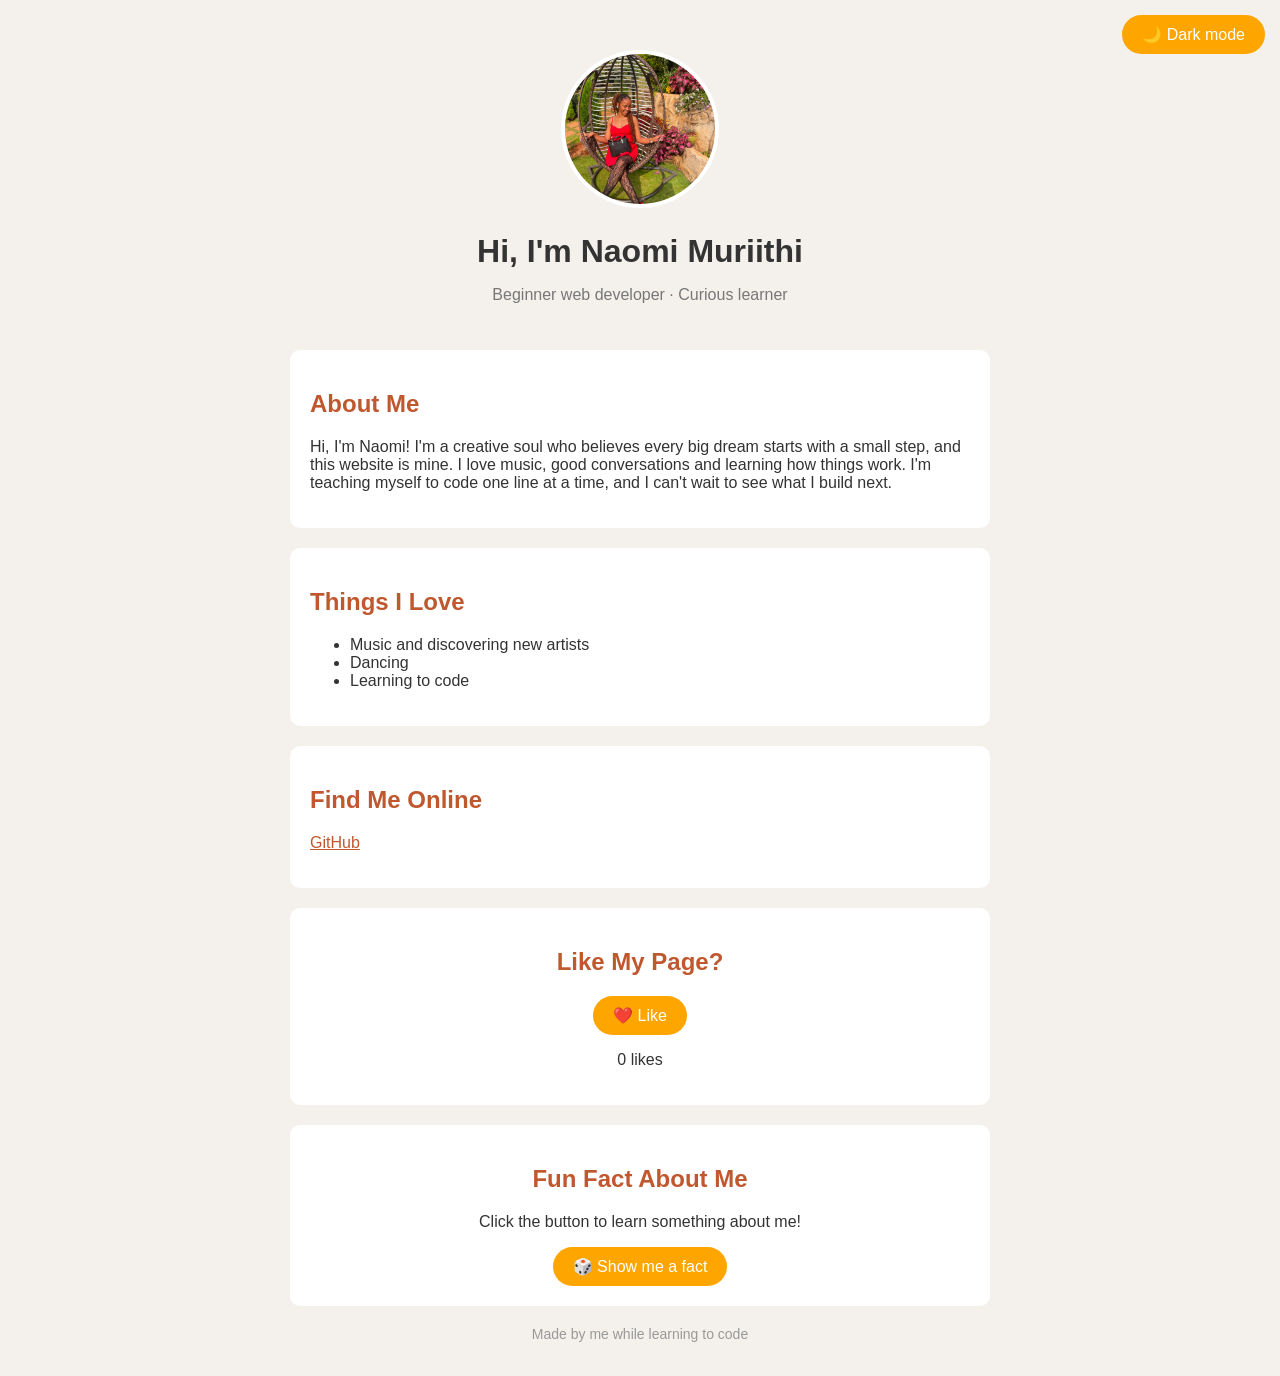
<file: index.html>
<!DOCTYPE html>
<html lang="en">

<head>
  <!-- The head holds info ABOUT the page (not shown on screen) -->
  <meta charset="UTF-8">
  <meta name="viewport" content="width=device-width, initial-scale=1.0">
  <title>Naomi Muriithi</title>
  <link rel="stylesheet" href="style.css">
</head>

<body>

  <button id="theme-btn">🌙 Dark mode</button>

  <header>
    <img src="me.jpg" alt="A photo of me" width="150" height="150">
    <h1>Hi, I'm Naomi Muriithi</h1>
    <p class="tagline">Beginner web developer · Curious learner</p>
  </header>

  <main>
    <section>
      <h2>About Me</h2>
      <p>
        Hi, I'm Naomi! I'm a creative soul who believes every big dream starts with a small step, and this website is
        mine. I love music, good conversations and learning how things work. I'm teaching myself to code one line at a
        time, and I can't wait to see what I build next.
      </p>
    </section>

    <section>
      <h2>Things I Love</h2>
      <ul>
        <li>Music and discovering new artists</li>
        <li>Dancing</li>
        <li>Learning to code</li>
      </ul>
    </section>

    <section>
      <h2>Find Me Online</h2>
      <p>
        <a href="https://github.com/nmuriithi309-creator" target="_blank">GitHub</a>
      </p>
    </section>

    <section class="likes">
      <h2>Like My Page?</h2>
      <button id="like-btn">❤️ Like</button>
      <p><span id="like-count">0</span> likes</p>
    </section>

    <section class="likes">
      <h2>Fun Fact About Me</h2>
      <p id="fact">Click the button to learn something about me!</p>
      <button id="fact-btn">🎲 Show me a fact</button>
    </section>


  </main>

  <footer>
    <p>Made by me while learning to code</p>
  </footer>

  <script>
    // Same pattern as the counter!
    let likes = 0;

    const likeButton = document.getElementById("like-btn");
    const likeDisplay = document.getElementById("like-count");

    likeButton.addEventListener("click", function () {
      likes = likes + 1;
      likeDisplay.textContent = likes;
    });

    // ---- Fun fact button ----

    const facts = [
      "I can't go a day without listening to music 🎶",
      "Put on a good song and I WILL start dancing 💃🏾",
      "This website is the first thing I ever coded 💻",
      "I believe every big dream starts with a small step ✨",
      "I love a good conversation more than almost anything ☕"
    ];

    const factButton = document.getElementById("fact-btn");
    const factDisplay = document.getElementById("fact");

    factButton.addEventListener("click", function () {
      // Pick a random position in the list (0, 1, 2, 3 or 4)
      const randomIndex = Math.floor(Math.random() * facts.length);

      // Show the fact at that position
      factDisplay.textContent = facts[randomIndex];
    });

    // ---- Dark mode button ----
    const themeButton = document.getElementById("theme-btn");

    themeButton.addEventListener("click", function () {
      // toggle = add the "dark" class if it's missing, remove it if it's there
      document.body.classList.toggle("dark");

      // Change the button text to match
      if (document.body.classList.contains("dark")) {
        themeButton.textContent = "☀️ Light mode";
      } else {
        themeButton.textContent = "🌙 Dark mode";
      }
    });
  </script>

</body>

</html>
</file>
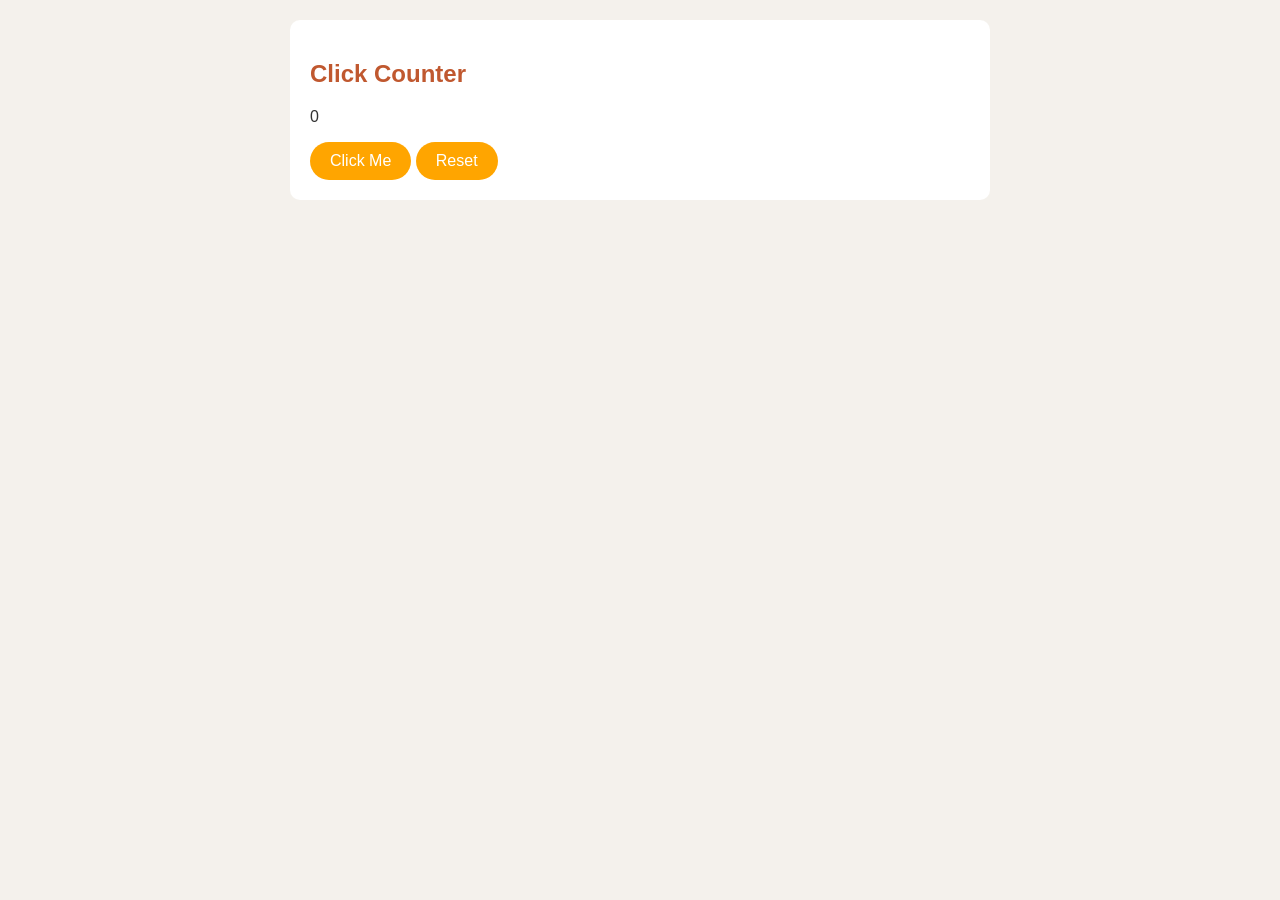
<file: counter.html>
<!DOCTYPE html>
<html lang="en">

<head>
    <meta charset="UTF-8">
    <meta name="viewport" content="width=device-width, initial-scale=1.0">
    <title>Click Counter</title>
    <link rel="stylesheet" href="style.css">
</head>


<body>

    <section>
        <h2>Click Counter</h2>
        <p id="count">0</p>
        <button id="btn">Click Me</button>
        <button id="reset-btn">Reset</button>
    </section>


    <script>
        let count = 0;
        console.log("The count is", count);

        const button = document.getElementById("btn");
        const display = document.getElementById("count");
        const resetButton = document.getElementById("reset-btn");

        console.log(button, display);

        // When the button is clicked, run the code inside { }
        button.addEventListener("click", function () {
            count = count + 1;
            display.textContent = count;
            console.log("Clicked! Count is now", count);
        });

        // When the Reset button is clicked, set the count back to 0
        resetButton.addEventListener("click", function () {
            count = 0;
            display.textContent = count;
            console.log("Reset! Count is now", count);
        });
    </script>

</body>

</html>
</file>
<file: style.css>
/* style.css controls how the page LOOKS */

/* The whole page */
body {
  font-family: Arial, sans-serif;
  background-color: #f4f1ec;
  color: #333;
  max-width: 700px;      /* keeps the text from stretching too wide */
  margin: 0 auto;        /* centers the page */
  padding: 20px;
}

/* The top area with your photo and name */
header {
  text-align: center;
  padding: 30px 0;
}

header img {
  border-radius: 50%;    /* turns the square photo into a circle */
  border: 4px solid white;
  object-fit: cover;     /* fills the circle without squishing the photo */
}

h1 {
  margin-bottom: 5px;
}

.tagline {
  color: #777;
}

/* Each content block */
section {
  background-color: white;
  padding: 20px;
  margin-bottom: 20px;
  border-radius: 10px;   /* rounded corners */
}

h2 {
  color:#c0582f;
}

a {
  color: #c0582f;
}

footer {
  text-align: center;
  color: #999;
  font-size: 14px;
}

/* The Like section */
.likes {
  text-align: center;
}

button {
  background-color: orange;
  color: white;
  border: none;
  padding: 10px 20px;
  font-size: 16px;
  border-radius: 20px;
  cursor: pointer;       /* shows a hand when you hover */
}

button:hover {
  opacity: 0.8;          /* fades slightly when you hover */
}

/* ---- Dark mode ----
   These rules only apply when the <body> has class="dark".
   JavaScript adds or removes that class when the button is clicked. */
body.dark {
  background-color: #2d1b2e;   /* deep plum */
  color: #f3e8f1;              /* soft off-white text */
}

body.dark section {
  background-color: #432a45;   /* lighter plum boxes */
}

body.dark h2,
body.dark a {
  color: #f4a6c8;              /* soft pink headings and links */
}

body.dark button {
  background-color: #d96ba0;   /* rose pink buttons */
}

body.dark .tagline,
body.dark footer {
  color: #c7aac4;              /* muted lilac */
}

body.dark header img {
  border-color: #f4a6c8;       /* pink ring around your photo */
}

/* Keeps the dark mode button in the top corner */
#theme-btn {
  position: fixed;
  top: 15px;
  right: 15px;
}
</file>
